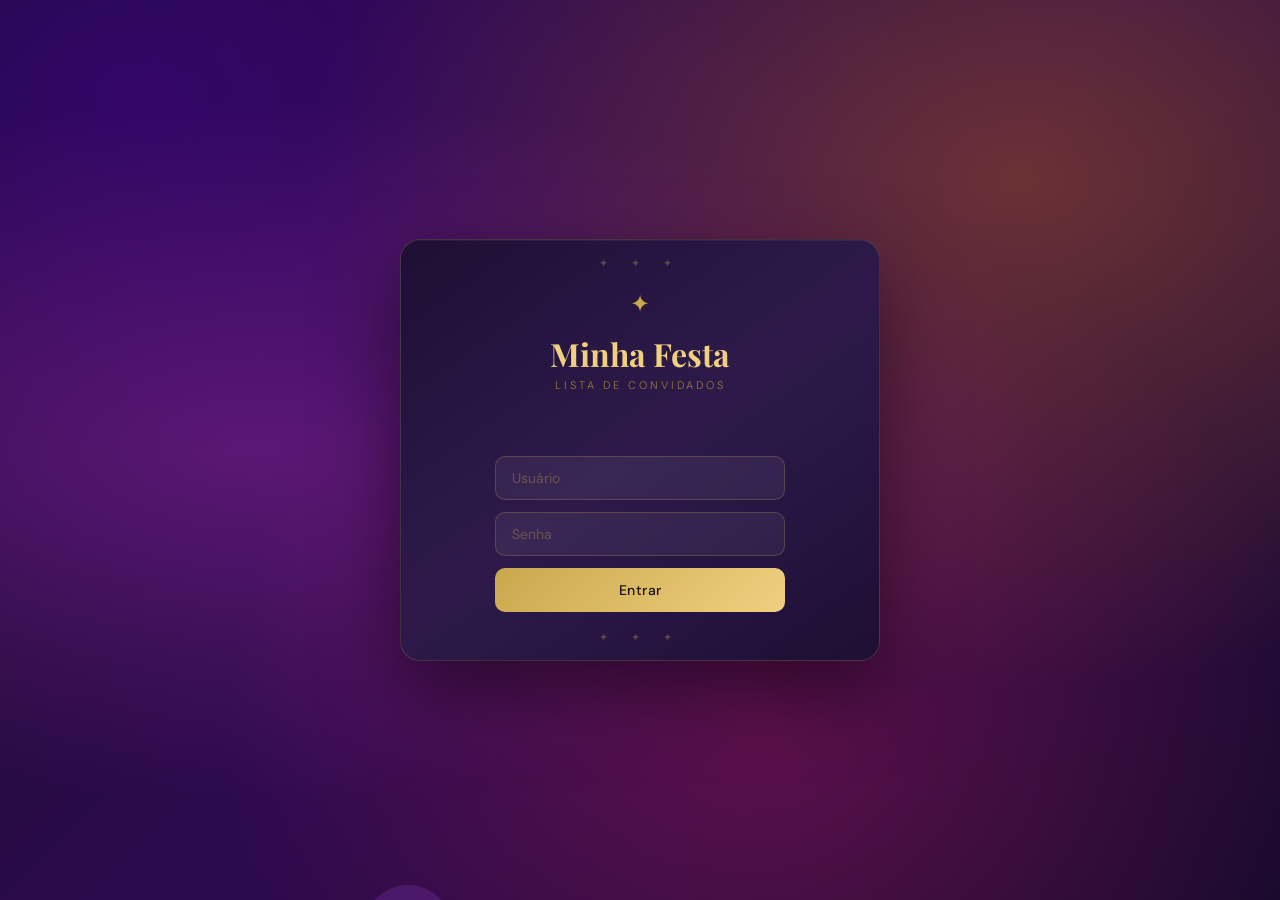
<file: templates/index.html>
<!DOCTYPE html>
<html lang="pt-BR">
<head>
  <meta charset="UTF-8">
  <meta name="viewport" content="width=device-width, initial-scale=1.0">
  <title>Lista de Convidados</title>
  <link rel="stylesheet" href="/static/style_login.css">
</head>
<body>

  <!-- Fundo de festa (balões + confetes via JS) -->
  <div class="bg-festa">
    <div class="balloon"></div>
    <div class="balloon"></div>
    <div class="balloon"></div>
    <div class="balloon"></div>
    <div class="balloon"></div>
    <div class="balloon"></div>
    <div class="balloon"></div>
    <div class="balloon"></div>
    <div class="balloon"></div>
    <div class="balloon"></div>
  </div>

  <div class="container">

    <!-- ── TELA DE LOGIN ── -->
    <div class="screen active" id="loginScreen">
      <div class="login-wrap">
        <span class="ornament">✦</span>
        <div class="login-title">Minha Festa</div>
        <div class="login-subtitle">Lista de Convidados</div>
        <div class="login-form">
          <div class="login-err" id="loginErr"></div>
          <input type="text"     id="loginUser" placeholder="Usuário"  autocomplete="off">
          <input type="password" id="loginPass" placeholder="Senha"    autocomplete="off">
          <button class="btn-login" onclick="doLogin()">Entrar</button>
        </div>
      </div>
    </div>

    <!-- ── TELA PRINCIPAL ── -->
    <div class="screen" id="mainScreen">
      <div class="main-wrap">

        <div class="header">
          <div>
            <h1>Convidados</h1>
            <p>Meu Aniversário</p>
          </div>
          <button class="btn-logout" onclick="doLogout()">Sair</button>
        </div>

        <div class="body-section">
          <div class="add-row">
            <input type="text" id="newName" placeholder="Nome do convidado...">
            <button class="btn-add" onclick="addGuest()">+ Adicionar</button>
          </div>

          <input type="text" class="search-input" id="search"
                 placeholder="Buscar convidado..." oninput="render()">

          <div class="count"     id="count"></div>
          <div class="list"      id="guestList"></div>
        </div>

      </div>
    </div>

  </div>

  <script src="/static/script_login.js"></script>
</body>
</html>
</file>
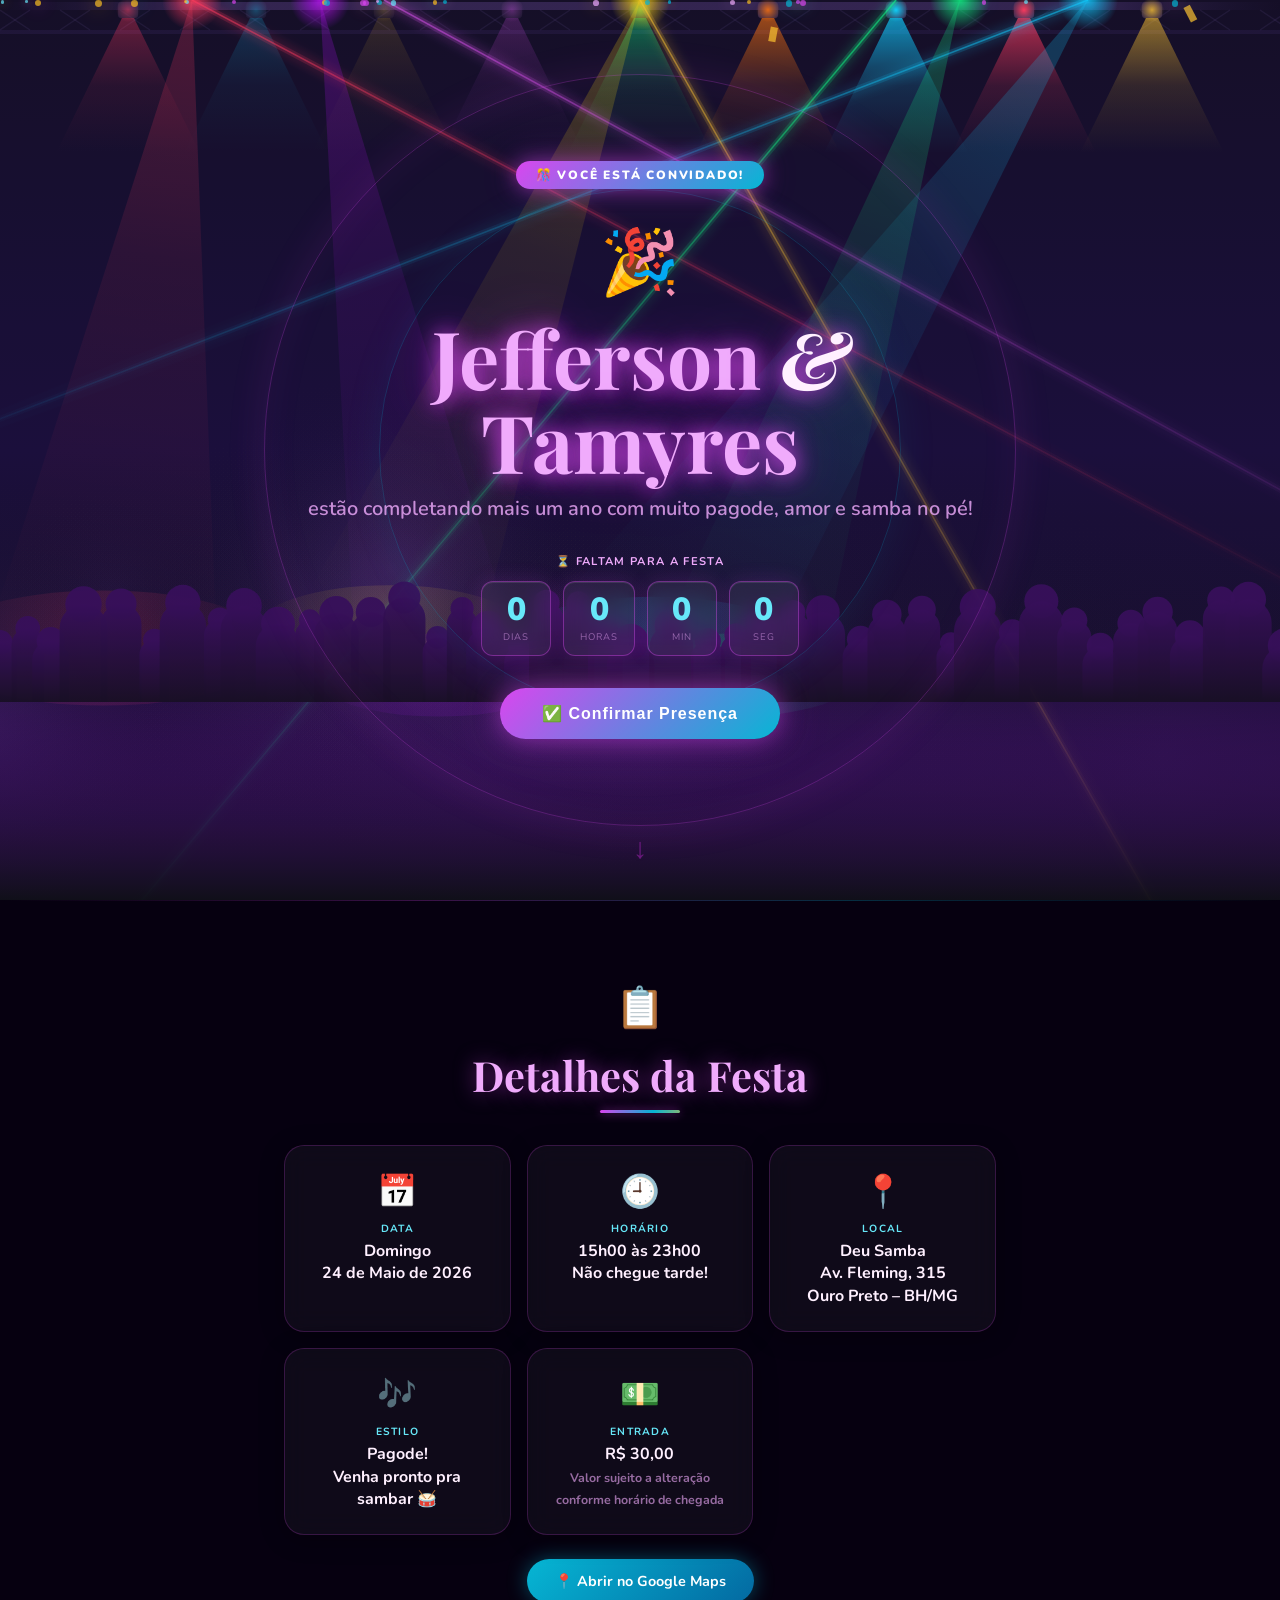
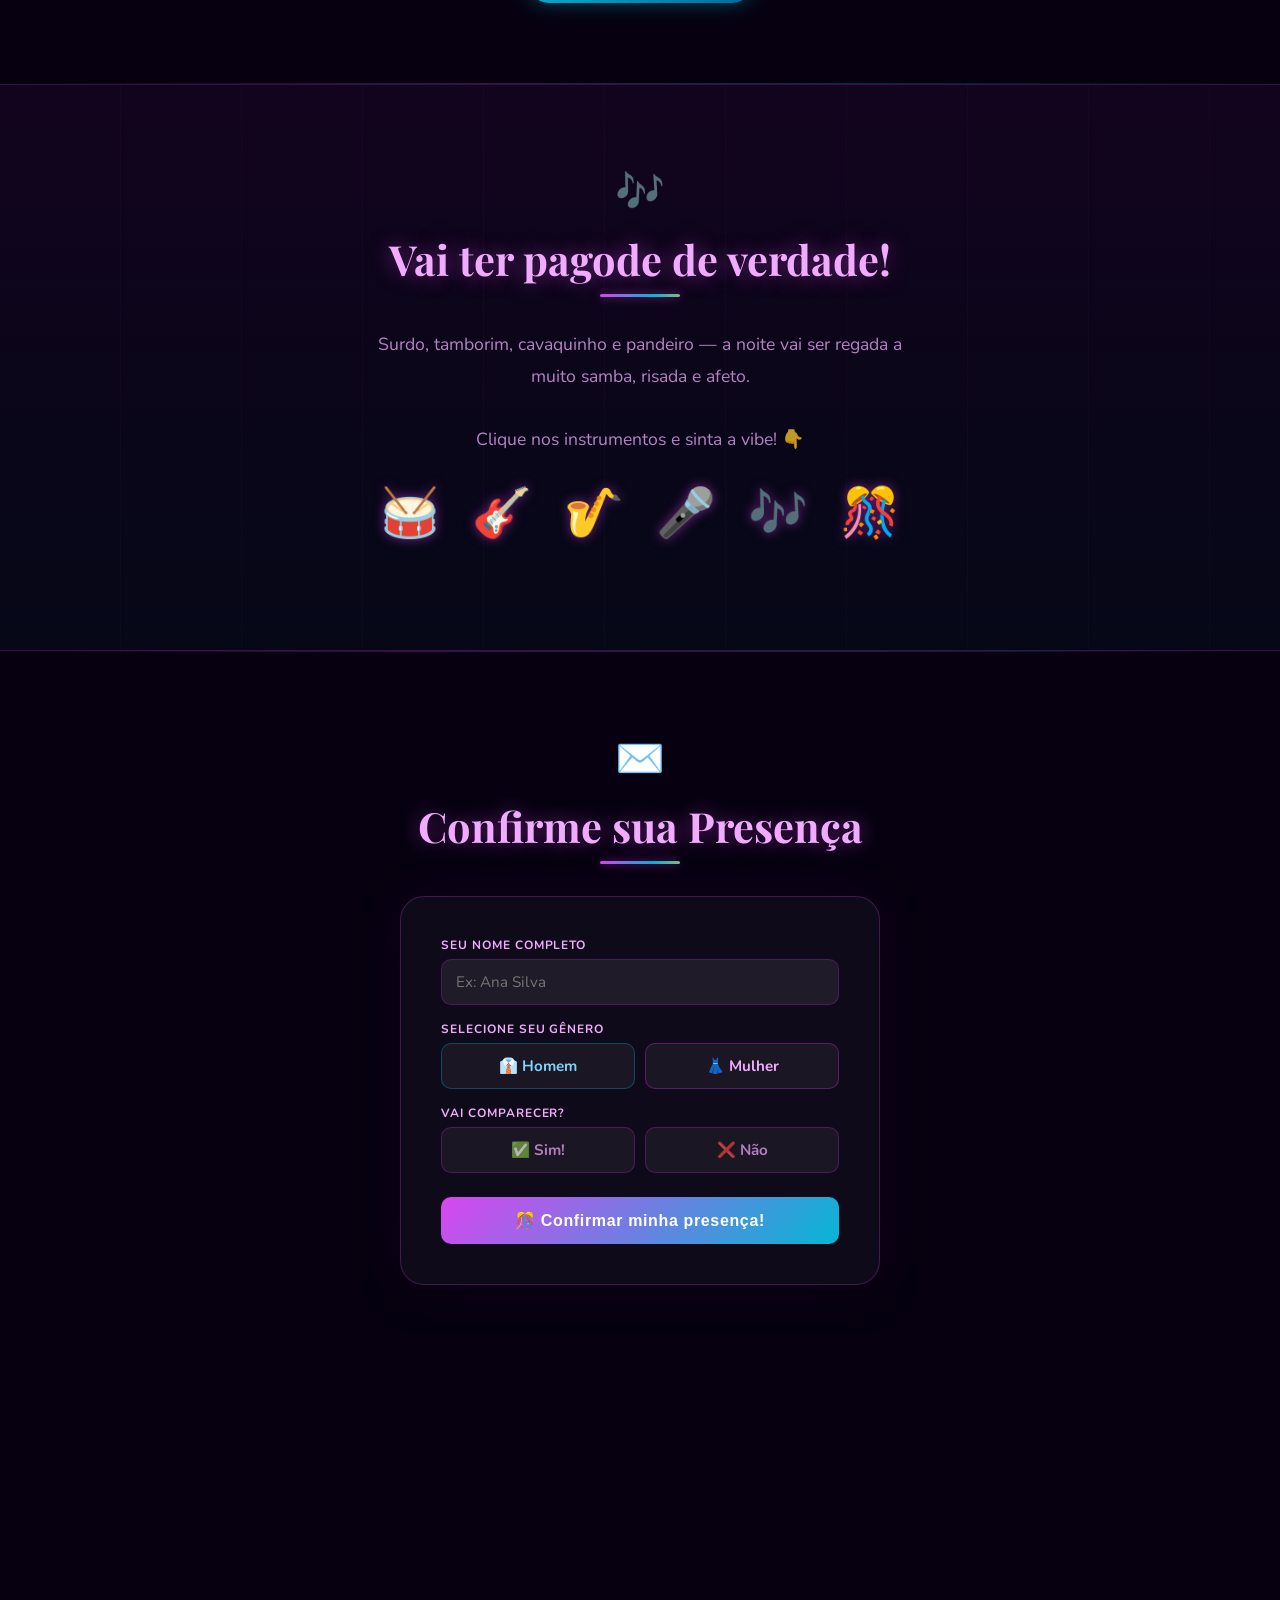
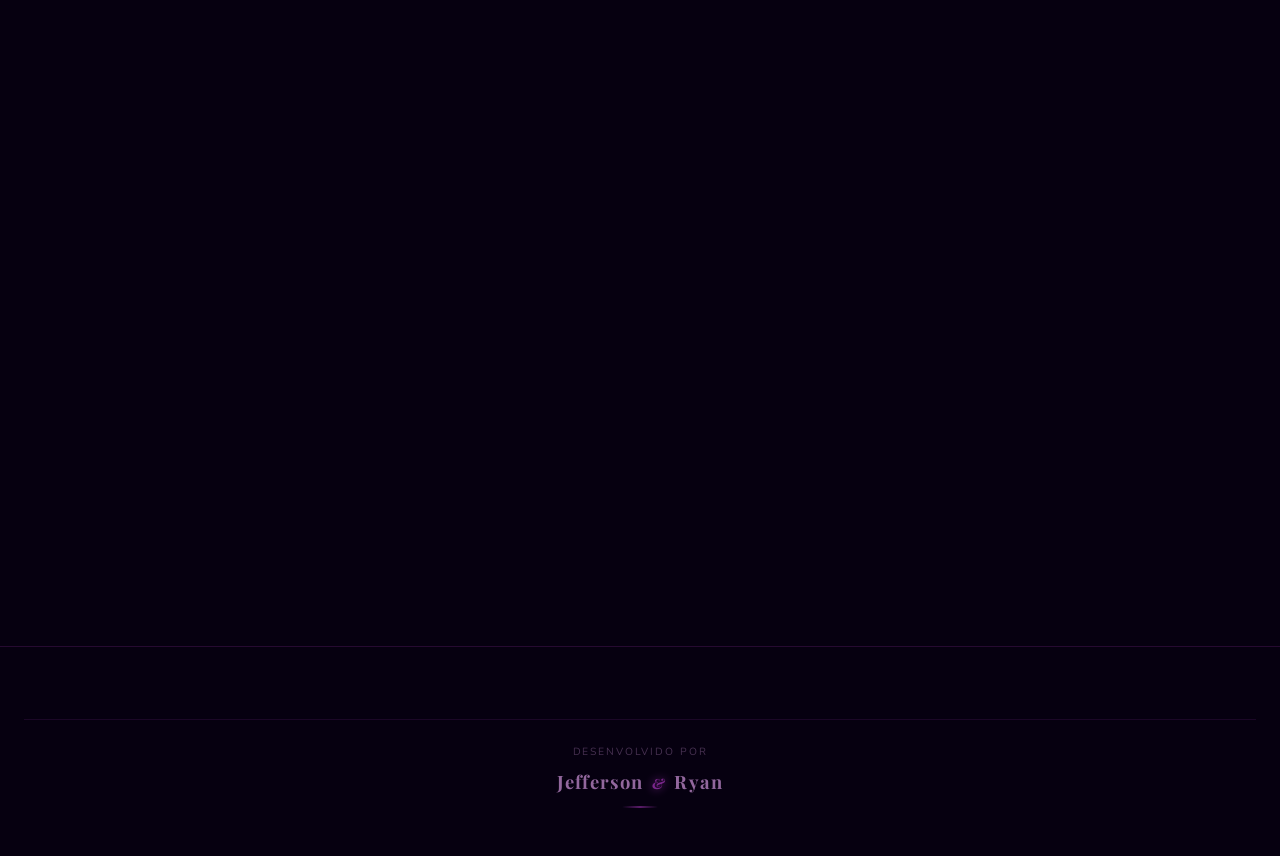
<file: templates/convite.html>
<!DOCTYPE html>
<html lang="pt-BR">
<head>
<meta charset="UTF-8">
<meta name="viewport" content="width=device-width, initial-scale=1.0">
<title>🎉 Aniversário Jefferson & Tamyres</title>
<link href="https://fonts.googleapis.com/css2?family=Playfair+Display:ital,wght@0,700;1,400&family=Nunito:wght@400;600;700;900&display=swap" rel="stylesheet">
<link rel="stylesheet" href="/static/style.css">
</head>
<body>

<canvas id="confetti-canvas"></canvas>

<!-- SHOW STAGE CANVAS -->
<canvas id="show-canvas"></canvas>
<!-- FLOATING PARTICLES (injected by JS) -->
<div id="particles"></div>


<!-- HERO -->
<div class="hero">
  <div class="hero-bg"></div>

  <!-- floating notes -->
  <span class="note">🎵</span>
  <span class="note">🥁</span>
  <span class="note">🎶</span>
  <span class="note">🎸</span>
  <span class="note">🎵</span>
  <span class="note">🎶</span>
  <span class="note">🎷</span>

  <div class="hero-content">
    <span class="tag">🎊 Você está convidado!</span>
    <span class="hero-emoji">🎉</span>
    <h1>Jefferson <em>&</em> Tamyres</h1>
    <p class="subtitle">estão completando mais um ano com muito pagode, amor e samba no pé!</p>

    <div class="countdown-wrap reveal">
      <p class="countdown-label">⏳ Faltam para a festa</p>
      <div class="countdown">
        <div class="count-box"><span class="count-num" id="c-dias">--</span><span class="count-unit">dias</span></div>
        <div class="count-box"><span class="count-num" id="c-horas">--</span><span class="count-unit">horas</span></div>
        <div class="count-box"><span class="count-num" id="c-min">--</span><span class="count-unit">min</span></div>
        <div class="count-box"><span class="count-num" id="c-seg">--</span><span class="count-unit">seg</span></div>
      </div>
    </div>

    <button class="hero-cta" onclick="document.getElementById('rsvp').scrollIntoView({behavior:'smooth'})">
      ✅ Confirmar Presença
    </button>
  </div>

  <div class="scroll-arrow">↓</div>
</div>

<!-- INFO -->
<div class="section-divider reveal"></div>
<section id="info" class="reveal" style="text-align:center;">
  <span class="section-icon reveal">📋</span>
  <h2 class="section-title">Detalhes da Festa</h2>
  <div class="section-line"></div>

  <div class="info-grid stagger">
    <div class="info-card">
      <span class="info-card-icon">📅</span>
      <p class="info-card-label">Data</p>
      <p class="info-card-value">Domingo<br>24 de Maio de 2026</p>
    </div>
    <div class="info-card">
      <span class="info-card-icon">🕘</span>
      <p class="info-card-label">Horário</p>
      <p class="info-card-value">15h00 às 23h00<br>Não chegue tarde!</p>
    </div>
    <div class="info-card">
      <span class="info-card-icon">📍</span>
      <p class="info-card-label">Local</p>
      <p class="info-card-value">Deu Samba<br>Av. Fleming, 315<br>Ouro Preto – BH/MG</p>
    </div>
    <div class="info-card">
      <span class="info-card-icon">🎶</span>
      <p class="info-card-label">Estilo</p>
      <p class="info-card-value">Pagode!<br>Venha pronto pra sambar 🥁</p>
    </div>
    <div class="info-card">
      <span class="info-card-icon">💵</span>
      <p class="info-card-label">Entrada</p>
      <p class="info-card-value">R$ 30,00<br><span style="font-size:0.78rem;color:rgba(240,171,252,0.6);">Valor sujeito a alteração conforme horário de chegada</span></p>
    </div>
  </div>

  <a href="https://maps.google.com/?q=Avenida+Fleming+315+Ouro+Preto+Belo+Horizonte+MG" target="_blank" class="map-btn">
    📍 Abrir no Google Maps
  </a>
</section>

<div class="section-divider reveal"></div>
<!-- VIBE -->
<div class="vibe-section reveal">
  <span class="section-icon" style="display:block;text-align:center;">🎶</span>
  <h2 class="section-title" style="text-align:center;">Vai ter pagode de verdade!</h2>
  <div class="section-line"></div>

  <p class="vibe-text reveal">
    Surdo, tamborim, cavaquinho e pandeiro — a noite vai ser regada a muito samba, risada e afeto.<br><br>
    Clique nos instrumentos e sinta a vibe! 👇
  </p>

  <div class="instruments reveal">
    <span class="inst" title="Pandeiro" onclick="triggerShake(this); playSound('pandeiro')">🥁</span>
    <span class="inst" title="Violão" onclick="triggerShake(this); playSound('violao')">🎸</span>
    <span class="inst" title="Saxofone" onclick="triggerShake(this); playSound('saxofone')">🎷</span>
    <span class="inst" title="Microfone" onclick="triggerShake(this); playSound('microfone')">🎤</span>
    <span class="inst" title="Notas" onclick="triggerShake(this); playSound('notas')">🎶</span>
    <span class="inst" title="Festa" onclick="triggerShake(this); launchConfetti(); playSound('festa')">🎊</span>
  </div>
</div>

<div class="section-divider reveal"></div>

<!-- RSVP -->
<section id="rsvp" class="reveal rsvp-section">
  <span class="section-icon reveal">✉️</span>
  <h2 class="section-title">Confirme sua Presença</h2>
  <div class="section-line"></div>

  <div class="rsvp-form reveal" id="rsvp-form-wrap">

    <!-- Nome -->
    <div class="form-group">
      <label>Seu nome completo</label>
      <input type="text" id="guest-name" placeholder="Ex: Ana Silva" />
    </div>

    <!-- Sexo -->
    <div class="form-group">
      <label>Selecione seu gênero</label>

      <div style="display:flex;gap:10px;margin-top:6px;">
        <button type="button" id="btn-homem"
          onclick="selectGenero('homem')"
          style="flex:1;padding:12px;border-radius:10px;
          font-family:Nunito,sans-serif;font-weight:700;
          font-size:0.95rem;cursor:pointer;
          border:1px solid rgba(8,145,178,0.4);
          background:rgba(255,255,255,0.05);
          color:#7DD3FC;transition:all 0.2s;">
          👔 Homem
        </button>

        <button type="button" id="btn-mulher"
          onclick="selectGenero('mulher')"
          style="flex:1;padding:12px;border-radius:10px;
          font-family:Nunito,sans-serif;font-weight:700;
          font-size:0.95rem;cursor:pointer;
          border:1px solid rgba(192,38,211,0.4);
          background:rgba(255,255,255,0.05);
          color:#F0ABFC;transition:all 0.2s;">
          👗 Mulher
        </button>
      </div>
    </div>

    <!-- Presença -->
    <div class="form-group">
      <label>Vai comparecer?</label>

      <div style="display:flex;gap:10px;margin-top:6px;">
        <button type="button" id="btn-sim"
          onclick="selectPresenca('sim')"
          style="flex:1;padding:12px;border-radius:10px;
          font-family:Nunito,sans-serif;font-weight:700;
          font-size:0.95rem;cursor:pointer;
          border:1px solid rgba(192,38,211,0.3);
          background:rgba(255,255,255,0.05);
          color:rgba(240,171,252,0.7);
          transition:all 0.2s;">
          ✅ Sim!
        </button>

        <button type="button" id="btn-nao"
          onclick="selectPresenca('nao')"
          style="flex:1;padding:12px;border-radius:10px;
          font-family:Nunito,sans-serif;font-weight:700;
          font-size:0.95rem;cursor:pointer;
          border:1px solid rgba(192,38,211,0.3);
          background:rgba(255,255,255,0.05);
          color:rgba(240,171,252,0.7);
          transition:all 0.2s;">
          ❌ Não
        </button>
      </div>
    </div>

    <!-- Botão -->
    <button id="presenca" class="rsvp-btn" onclick="submitRSVP()">
      🎊 Confirmar minha presença!
    </button>

  </div>

  <!-- Sucesso -->
  <div class="rsvp-success" id="rsvp-success">
    <span class="big-emoji" id="success-emoji">🎉</span>

    <h3 id="success-title">Arrasou!</h3>

    <p id="success-msg">
      Te esperamos na pista!
    </p>

    <!-- Botão dinâmico -->
    <div id="lista-container"></div>

  </div>
</section>



  <div class="guest-list" id="guest-list" style="display:none;">
    <p class="guest-list-title">🎟️ Confirmados até agora</p>
    <div id="guest-items"></div>
  </div>
</section>

<div class="section-divider reveal"></div>
<!-- PRESENTES -->
<section id="presentes" class="reveal gifts-section">
  <span class="section-icon reveal">🎁</span>
  <h2 class="section-title">Sugestão de Presentes</h2>
  <div class="section-line"></div>

  <div class="gift-tabs reveal">
    <button class="gift-tab active" onclick="showGift('tamyres', this)">🌸 Tamyres</button>
    <button class="gift-tab" onclick="showGift('jefferson', this)">👔 Jefferson</button>
  </div>

  <!-- Tamyres -->
  <div class="gift-panel active" id="gift-tamyres">
    <div class="gift-card reveal">
      <div class="gift-person">
        <div class="gift-avatar tam" style="padding:0;overflow:hidden;"><img src="[data-uri]" style="width:100%;height:100%;object-fit:cover;border-radius:50%;" alt="Tamyres"/></div>
        <div>
          <p class="gift-name">Tamyres</p>
          <p class="gift-name-sub">Sugestões escolhidas por ela</p>
        </div>
      </div>
      <div style="display:flex;gap:8px;margin-bottom:1rem;">
        <button id="st-roupas" onclick="showSubTab('roupas')" style="flex:1;padding:8px;border-radius:8px;font-family:Nunito,sans-serif;font-size:0.8rem;font-weight:700;cursor:pointer;border:1px solid rgba(192,38,211,0.3);background:linear-gradient(135deg,#C026D3,#0891B2);color:#fff;">👗 Roupas</button>
        <button id="st-acessorios" onclick="showSubTab('acessorios')" style="flex:1;padding:8px;border-radius:8px;font-family:Nunito,sans-serif;font-size:0.8rem;font-weight:700;cursor:pointer;border:1px solid rgba(192,38,211,0.3);background:rgba(255,255,255,0.05);color:rgba(240,171,252,0.7);">💍 Acessórios</button>
      </div>
      <div id="sub-roupas">
        <div class="gift-item">
          <span class="gift-item-icon">👚</span>
          <div class="gift-item-info">
            <p class="gift-item-name">Parte de cima</p>
            <p class="gift-item-detail">Blusa, cropped, camiseta, body — qualquer peça fica lindo!</p>
          </div>
          <span class="gift-badge">Tam. P</span>
        </div>
        <div class="gift-item">
          <span class="gift-item-icon">👖</span>
          <div class="gift-item-info">
            <p class="gift-item-name">Parte de baixo</p>
            <p class="gift-item-detail">Calça, short, saia — ela ama tudo!</p>
          </div>
          <span class="gift-badge">Tam. 34</span>
        </div>

        <div class="gift-item">
          <span class="gift-item-icon">👡</span>
          <div class="gift-item-info">
            <p class="gift-item-name">Sapato / sandália</p>
            <p class="gift-item-detail">Salto, rasteirinha, sandália — qualquer estilo cai bem!</p>
          </div>
          <span class="gift-badge">Nº 34</span>
        </div>
        <div class="gift-note">Parte de cima: P · Parte de baixo: 34 · Sapato: 34</div>
      </div>
      <div id="sub-acessorios" style="display:none;">
        <div class="gift-item">
          <span class="gift-item-icon">💍</span>
          <div class="gift-item-info">
            <p class="gift-item-name">Joias e bijuterias</p>
            <p class="gift-item-detail">Anéis, brincos, colares — ela ama se produzir!!</p>
          </div>
        </div>
        <div class="gift-item">
          <span class="gift-item-icon">👜</span>
          <div class="gift-item-info">
            <p class="gift-item-name">Bolsa / carteira</p>
            <p class="gift-item-detail">Pequena, grande, clutch — qualquer modelo é bem-vindo!!</p>
          </div>
        </div>
        <div class="gift-item">
          <span class="gift-item-icon">🕶️</span>
          <div class="gift-item-info">
            <p class="gift-item-name">Óculos de sol</p>
            <p class="gift-item-detail">Gatinho, redondo, oversized — combina com tudo!!</p>
          </div>
        </div>
        <div class="gift-item">
          <span class="gift-item-icon">🧴</span>
          <div class="gift-item-info">
            <p class="gift-item-name">Perfume / skincare</p>
            <p class="gift-item-detail">Sempre uma ótima pedida!!</p>
          </div>
        </div>
        <div class="gift-note">Qualquer acessório feminino é bem-vindo — ela vai amar!!</div>
      </div>
    </div>
  </div>

  <!-- Jefferson -->
  <div class="gift-panel" id="gift-jefferson">
    <div class="gift-card reveal">
      <div class="gift-person">
        <div class="gift-avatar jeff" style="padding:0;overflow:hidden;"><img src="[data-uri]" style="width:100%;height:100%;object-fit:cover;border-radius:50%;" alt="Jefferson"/></div>
        <div>
          <p class="gift-name">Jefferson</p>
          <p class="gift-name-sub">Sugestões escolhidas por ele</p>
        </div>
      </div>

      <div style="display:flex;gap:8px;margin-bottom:1rem;">
        <button id="jt-roupas" onclick="showJeffTab('roupas')" style="flex:1;padding:8px;border-radius:8px;font-family:Nunito,sans-serif;font-size:0.8rem;font-weight:700;cursor:pointer;border:1px solid rgba(8,145,178,0.3);background:linear-gradient(135deg,#0891B2,#C026D3);color:#fff;">&#128;&#148; Roupas</button>
        <button id="jt-acessorios" onclick="showJeffTab('acessorios')" style="flex:1;padding:8px;border-radius:8px;font-family:Nunito,sans-serif;font-size:0.8rem;font-weight:700;cursor:pointer;border:1px solid rgba(8,145,178,0.3);background:rgba(255,255,255,0.05);color:rgba(240,171,252,0.7);">&#8987; Acess&oacute;rios</button>
      </div>

      <div id="jsub-roupas">
        <div class="gift-item">
          <span class="gift-item-icon">&#128;&#149;</span>
          <div class="gift-item-info">
            <p class="gift-item-name">Camisa masculina</p>
            <p class="gift-item-detail">Camisa social, polo ou camiseta &mdash; ele aceita tudo!</p>
          </div>
          <span class="gift-badge">Tam. GG</span>
        </div>
        <div class="gift-note">&#128;&#161; Jefferson curte um visual despojado. Qualquer camisa no tamanho GG cai muito bem!</div>
      </div>

      <div id="jsub-acessorios" style="display:none;">
        <div class="gift-item">
          <span class="gift-item-icon">&#8987;</span>
          <div class="gift-item-info">
            <p class="gift-item-name">Rel&oacute;gio</p>
            <p class="gift-item-detail">Casual, esportivo ou social &mdash; ele ama um bom rel&oacute;gio!</p>
          </div>
        </div>
<div class="gift-item">
          <span class="gift-item-icon">&#128;&#182;&#65039;</span>
          <div class="gift-item-info">
            <p class="gift-item-name">&Oacute;culos de sol</p>
            <p class="gift-item-detail">Moderno, cl&aacute;ssico ou oversized &mdash; estilo garantido!</p>
          </div>
        </div>
        <div class="gift-item">
          <span class="gift-item-icon">&#129;&#148;</span>
          <div class="gift-item-info">
            <p class="gift-item-name">Perfume / cuidados</p>
            <p class="gift-item-detail">Col&ocirc;nia, desodorante ou kit de grooming &mdash; &oacute;tima pedida!</p>
          </div>
        </div>
        <div class="gift-note">&#128;&#161; Qualquer acess&oacute;rio masculino &eacute; bem-vindo &mdash; ele vai adorar!</div>
      </div>
    </div>
  </div>
</section>

<!-- FOOTER -->
<footer>
  <div style="margin-top:1.5rem;padding-top:1.5rem;border-top:1px solid rgba(217,70,239,0.1);">
    <p style="font-size:0.65rem;letter-spacing:0.18em;text-transform:uppercase;color:rgba(240,171,252,0.28);margin-bottom:0.6rem;">Desenvolvido por</p>
    <p style="font-family:'Playfair Display',serif;font-size:1.15rem;font-weight:700;color:rgba(240,171,252,0.6);letter-spacing:0.06em;">
      Jefferson <span style="color:rgba(217,70,239,0.5);font-style:italic;font-size:0.9rem;margin:0 4px;">&amp;</span> Ryan
    </p>
    <div style="width:36px;height:1.5px;background:linear-gradient(90deg,transparent,rgba(217,70,239,0.4),transparent);margin:0.8rem auto 0;border-radius:999px;"></div>
  </div>
</footer>

<script src="/static/script.js"></script>
</body>
</html>
</file>
<file: static/style_login.css>
@import url('https://fonts.googleapis.com/css2?family=Playfair+Display:wght@400;700&family=DM+Sans:wght@300;400;500&display=swap');

*, *::before, *::after { box-sizing: border-box; margin: 0; padding: 0; }

body {
  font-family: 'DM Sans', sans-serif;
  min-height: 100vh;
  display: flex;
  align-items: center;
  justify-content: center;
  padding: 1.5rem;
  background-color: #1a0a2e;
  overflow-x: hidden;
  position: relative;
}

/* ── Fundo de festa ── */
.bg-festa {
  position: fixed;
  inset: 0;
  z-index: 0;
  pointer-events: none;
  overflow: hidden;
}

.bg-festa::before {
  content: '';
  position: absolute;
  inset: 0;
  background:
    radial-gradient(ellipse at 20% 50%, rgba(180, 50, 180, 0.35) 0%, transparent 55%),
    radial-gradient(ellipse at 80% 20%, rgba(255, 140, 0, 0.3) 0%, transparent 50%),
    radial-gradient(ellipse at 60% 80%, rgba(220, 30, 100, 0.3) 0%, transparent 50%),
    radial-gradient(ellipse at 10% 10%, rgba(80, 0, 180, 0.4) 0%, transparent 50%),
    linear-gradient(135deg, #1a0a2e 0%, #2d0a4e 50%, #1a0a2e 100%);
}

.balloon {
  position: absolute;
  border-radius: 50%;
  opacity: 0.18;
  animation: float linear infinite;
}
.balloon:nth-child(1)  { width:80px;  height:90px;  left:5%;   background:#ff4fa3; animation-duration:18s; animation-delay:0s;   bottom:-100px; }
.balloon:nth-child(2)  { width:60px;  height:70px;  left:15%;  background:#ffcc00; animation-duration:22s; animation-delay:3s;   bottom:-100px; }
.balloon:nth-child(3)  { width:100px; height:115px; left:28%;  background:#a855f7; animation-duration:16s; animation-delay:1s;   bottom:-100px; }
.balloon:nth-child(4)  { width:50px;  height:60px;  left:42%;  background:#ff6b35; animation-duration:20s; animation-delay:5s;   bottom:-100px; }
.balloon:nth-child(5)  { width:90px;  height:100px; left:58%;  background:#3b82f6; animation-duration:14s; animation-delay:2s;   bottom:-100px; }
.balloon:nth-child(6)  { width:65px;  height:75px;  left:70%;  background:#ec4899; animation-duration:24s; animation-delay:7s;   bottom:-100px; }
.balloon:nth-child(7)  { width:75px;  height:85px;  left:82%;  background:#f59e0b; animation-duration:19s; animation-delay:4s;   bottom:-100px; }
.balloon:nth-child(8)  { width:55px;  height:65px;  left:90%;  background:#10b981; animation-duration:17s; animation-delay:9s;   bottom:-100px; }
.balloon:nth-child(9)  { width:85px;  height:95px;  left:50%;  background:#8b5cf6; animation-duration:21s; animation-delay:6s;   bottom:-100px; }
.balloon:nth-child(10) { width:70px;  height:80px;  left:35%;  background:#f43f5e; animation-duration:23s; animation-delay:11s;  bottom:-100px; }

@keyframes float {
  0%   { transform: translateY(0) translateX(0) rotate(0deg);   opacity: 0; }
  5%   { opacity: 0.18; }
  50%  { transform: translateY(-55vh) translateX(20px) rotate(8deg); }
  95%  { opacity: 0.18; }
  100% { transform: translateY(-110vh) translateX(-10px) rotate(-5deg); opacity: 0; }
}

.confetti-piece {
  position: absolute;
  width: 8px; height: 8px;
  opacity: 0;
  animation: confettiFall linear infinite;
  border-radius: 2px;
}
@keyframes confettiFall {
  0%   { transform: translateY(-20px) rotate(0deg);   opacity: 0; }
  10%  { opacity: 0.7; }
  90%  { opacity: 0.5; }
  100% { transform: translateY(105vh) rotate(720deg); opacity: 0; }
}

/* ── Container ── */
.container {
  width: 100%;
  max-width: 480px;
  position: relative;
  z-index: 1;
}

.screen { display: none; animation: fadeIn .4s ease; }
.screen.active { display: block; }
@keyframes fadeIn {
  from { opacity: 0; transform: translateY(12px); }
  to   { opacity: 1; transform: translateY(0); }
}

/* ── LOGIN ── */
.login-wrap {
  background: linear-gradient(145deg, #1e0f35 0%, #2d1a4a 50%, #1e0f35 100%);
  border-radius: 20px;
  padding: 3rem 2.25rem;
  text-align: center;
  position: relative;
  overflow: hidden;
  border: 1px solid rgba(201,168,76,.2);
  box-shadow: 0 30px 80px rgba(0,0,0,.5), inset 0 1px 0 rgba(255,255,255,.05);
}
.login-wrap::before {
  content: '✦ ✦ ✦';
  position: absolute; top: 1rem; left: 50%; transform: translateX(-50%);
  color: #C9A84C; opacity: .35; font-size: 11px; letter-spacing: 10px;
}
.login-wrap::after {
  content: '✦ ✦ ✦';
  position: absolute; bottom: 1rem; left: 50%; transform: translateX(-50%);
  color: #C9A84C; opacity: .35; font-size: 11px; letter-spacing: 10px;
}
.ornament  { color: #C9A84C; font-size: 24px; margin-bottom: 1rem; display: block; }
.login-title {
  font-family: 'Playfair Display', serif;
  color: #F0D080; font-size: 32px; font-weight: 700; line-height: 1.2; margin-bottom: .3rem;
}
.login-subtitle {
  color: #9A7A3A; font-size: 11px; font-weight: 300;
  letter-spacing: 3px; text-transform: uppercase; margin-bottom: 2.25rem;
}
.login-form { max-width: 290px; margin: 0 auto; }
.login-form input {
  width: 100%;
  background: rgba(255,255,255,.06);
  border: 0.5px solid rgba(201,168,76,.25);
  border-radius: 10px;
  color: #F0D080;
  padding: 12px 16px;
  font-size: 14px;
  font-family: 'DM Sans', sans-serif;
  margin-bottom: 12px;
  outline: none;
  transition: border-color .2s, background .2s;
}
.login-form input::placeholder { color: rgba(201,168,76,.35); }
.login-form input:focus { border-color: #C9A84C; background: rgba(255,255,255,.1); }
.btn-login {
  width: 100%;
  background: linear-gradient(135deg, #C9A84C, #F0D080);
  border: none; border-radius: 10px;
  color: #1A1209; padding: 13px;
  font-size: 14px; font-weight: 500;
  font-family: 'DM Sans', sans-serif;
  cursor: pointer; transition: opacity .2s, transform .1s;
  letter-spacing: .5px;
}
.btn-login:hover  { opacity: .9; }
.btn-login:active { transform: scale(.98); }
.login-err { color: #f87171; font-size: 12px; margin-bottom: 10px; min-height: 18px; }

/* ── MAIN ── */
.main-wrap {
  background: rgba(255,255,255,.96);
  border-radius: 20px;
  box-shadow: 0 20px 60px rgba(0,0,0,.4);
  overflow: hidden;
  backdrop-filter: blur(10px);
}
.header {
  display: flex; align-items: center; justify-content: space-between;
  padding: 1.25rem 1.5rem;
  background: linear-gradient(135deg, #1e0f35, #2d1a4a);
  border-bottom: 1px solid rgba(201,168,76,.2);
}
.header h1 {
  font-family: 'Playfair Display', serif;
  color: #F0D080; font-size: 20px; font-weight: 700;
}
.header p { color: #9A7A3A; font-size: 11px; letter-spacing: 1.5px; margin-top: 3px; text-transform: uppercase; }
.btn-logout {
  background: rgba(201,168,76,.12); border: 0.5px solid rgba(201,168,76,.35);
  border-radius: 8px; padding: 7px 14px; font-size: 12px;
  color: #C9A84C; cursor: pointer; font-family: 'DM Sans', sans-serif;
  transition: background .2s;
}
.btn-logout:hover { background: rgba(201,168,76,.22); }

.body-section { padding: 1.25rem 1.5rem; }

.add-row { display: flex; gap: 8px; margin-bottom: 1rem; }
.add-row input {
  flex: 1;
  border: 1px solid #e8e0f0; border-radius: 10px;
  padding: 10px 14px; font-size: 14px;
  font-family: 'DM Sans', sans-serif;
  outline: none; transition: border-color .2s, box-shadow .2s;
  color: #1e0f35; background: #faf7ff;
}
.add-row input:focus { border-color: #a855f7; box-shadow: 0 0 0 3px rgba(168,85,247,.1); background: #fff; }
.add-row input::placeholder { color: #bbb; }
.btn-add {
  background: linear-gradient(135deg, #a855f7, #7c3aed);
  border: none; border-radius: 10px;
  color: #fff; padding: 0 18px;
  font-size: 13px; font-weight: 500;
  font-family: 'DM Sans', sans-serif;
  cursor: pointer; white-space: nowrap; height: 42px;
  transition: opacity .2s, transform .1s;
}
.btn-add:hover  { opacity: .9; }
.btn-add:active { transform: scale(.98); }

.search-input {
  width: 100%;
  border: 1px solid #e8e0f0; border-radius: 10px;
  padding: 9px 14px; font-size: 14px;
  font-family: 'DM Sans', sans-serif;
  outline: none; transition: border-color .2s, box-shadow .2s;
  color: #1e0f35; background: #faf7ff; margin-bottom: 1rem;
}
.search-input:focus { border-color: #a855f7; box-shadow: 0 0 0 3px rgba(168,85,247,.1); background: #fff; }
.search-input::placeholder { color: #bbb; }

.count { font-size: 12px; color: #999; margin-bottom: .75rem; }
.count span { font-weight: 500; color: #7c3aed; }

.list { display: flex; flex-direction: column; gap: 6px; }
.guest-row {
  display: flex; align-items: center; justify-content: space-between;
  padding: 12px 14px;
  border-radius: 10px;
  border: 1px solid #f0ebfc;
  background: #faf7ff;
  transition: background .15s, border-color .15s, transform .1s;
}
.guest-row:hover { background: #f3ecff; border-color: #d8c4f7; transform: translateX(2px); }
.guest-name { font-size: 15px; color: #1e0f35; font-weight: 400; }
.btn-del {
  background: none; border: none; cursor: pointer;
  color: #ccc; font-size: 15px; padding: 3px 7px;
  border-radius: 6px; line-height: 1;
  font-family: 'DM Sans', sans-serif;
  transition: color .15s, background .15s;
}
.btn-del:hover { color: #ef4444; background: #fee2e2; }
.empty { text-align: center; padding: 2.5rem; color: #bbb; font-size: 14px; }
</file>
<file: static/style.css>
:root {
    --primary: #D946EF;
    --primary-light: #F0ABFC;
    --secondary: #06B6D4;
    --secondary-light: #67E8F9;
    --gold: #FBBF24;
    --gold-light: #FDE68A;
    --cream: #FFF0FF;
    --dark: #060010;
    --dark2: #12003A;
    --stage-red: #FF2D55;
    --stage-blue: #00C8FF;
    --stage-gold: #FFD700;
  }

  * { margin: 0; padding: 0; box-sizing: border-box; }

  /* ---- SCROLL REVEAL (suave) ---- */
  .reveal {
    opacity: 0;
    transform: translateY(36px);
    transition: opacity 1s cubic-bezier(0.16,1,0.3,1), transform 1s cubic-bezier(0.16,1,0.3,1);
  }
  .reveal.visible { opacity: 1; transform: translateY(0); }

  .reveal-left {
    opacity: 0; transform: translateX(-40px);
    transition: opacity 1s cubic-bezier(0.16,1,0.3,1), transform 1s cubic-bezier(0.16,1,0.3,1);
  }
  .reveal-left.visible { opacity: 1; transform: translateX(0); }

  .reveal-right {
    opacity: 0; transform: translateX(40px);
    transition: opacity 1s cubic-bezier(0.16,1,0.3,1), transform 1s cubic-bezier(0.16,1,0.3,1);
  }
  .reveal-right.visible { opacity: 1; transform: translateX(0); }

  /* Stagger children */
  .stagger > * {
    opacity: 0; transform: translateY(24px);
    transition: opacity 0.8s cubic-bezier(0.16,1,0.3,1), transform 0.8s cubic-bezier(0.16,1,0.3,1);
  }
  .stagger.visible > *:nth-child(1) { opacity:1; transform:none; transition-delay:0.05s; }
  .stagger.visible > *:nth-child(2) { opacity:1; transform:none; transition-delay:0.15s; }
  .stagger.visible > *:nth-child(3) { opacity:1; transform:none; transition-delay:0.25s; }
  .stagger.visible > *:nth-child(4) { opacity:1; transform:none; transition-delay:0.35s; }
  .stagger.visible > *:nth-child(5) { opacity:1; transform:none; transition-delay:0.45s; }

  /* Section divider glow line */
  .section-divider {
    width: 100%; height: 1px;
    background: linear-gradient(90deg, transparent, rgba(217,70,239,0.25), rgba(6,182,212,0.25), transparent);
    margin: 0;
    opacity: 0;
    transition: opacity 1.2s ease;
  }
  .section-divider.visible { opacity: 1; }

  /* Smooth scroll behavior */
  html { scroll-behavior: smooth; }

  body {
    background: var(--dark);
    font-family: 'Nunito', sans-serif;
    color: var(--cream);
    overflow-x: hidden;
    cursor: default;
  }

  /* ---- SHOW CANVAS ---- */
  #show-canvas {
    position: fixed; inset: 0; z-index: 0;
    width: 100%; height: 100%;
    pointer-events: none;
  }

  /* Floating particles */
  .particle {
    position: fixed;
    border-radius: 50%;
    pointer-events: none;
    z-index: 1;
    animation: particle-float linear infinite;
  }
  @keyframes particle-float {
    0%   { transform: translateY(100vh) scale(0); opacity: 0; }
    10%  { opacity: 1; transform: translateY(90vh) scale(1); }
    90%  { opacity: 0.7; }
    100% { transform: translateY(-10vh) scale(0.5); opacity: 0; }
  }

  /* ---- CONFETTI CANVAS ---- */
  #confetti-canvas {
    position: fixed; top: 0; left: 0;
    width: 100%; height: 100%;
    pointer-events: none; z-index: 9999;
  }

  /* ---- HERO ---- */
  .hero {
    position: relative;
    min-height: 100vh;
    display: flex; flex-direction: column;
    align-items: center; justify-content: center;
    text-align: center;
    padding: 2rem;
    overflow: hidden;
    z-index: 2;
  }

  .hero-bg {
    position: absolute; inset: 0;
    background: transparent;
    z-index: 0;
  }

  /* Glowing rings */
  .hero-bg::before, .hero-bg::after {
    content: '';
    position: absolute;
    border-radius: 50%;
    border: 1.5px solid rgba(217,70,239,0.25);
    animation: pulse-ring 4s ease-in-out infinite;
    box-shadow: 0 0 40px rgba(217,70,239,0.1), inset 0 0 40px rgba(217,70,239,0.05);
  }
  .hero-bg::before {
    width: 750px; height: 750px;
    top: 50%; left: 50%;
    transform: translate(-50%, -50%);
  }
  .hero-bg::after {
    width: 520px; height: 520px;
    top: 50%; left: 50%;
    transform: translate(-50%, -50%);
    animation-delay: 2s;
    border-color: rgba(6,182,212,0.2);
    box-shadow: 0 0 40px rgba(6,182,212,0.08);
  }

  @keyframes pulse-ring {
    0%, 100% { opacity: 0.3; transform: translate(-50%, -50%) scale(1); }
    50% { opacity: 0.7; transform: translate(-50%, -50%) scale(1.05); }
  }

  /* Floating notes */
  .note {
    position: absolute;
    font-size: 2.2rem;
    opacity: 0;
    animation: float-note 7s ease-in-out infinite;
    user-select: none;
    filter: drop-shadow(0 0 8px rgba(217,70,239,0.8));
  }
  .note:nth-child(1)  { left: 6%;  top: 18%; animation-delay: 0s;   font-size:2.5rem; }
  .note:nth-child(2)  { left: 87%; top: 12%; animation-delay: 1s;   font-size:1.8rem; }
  .note:nth-child(3)  { left: 4%;  top: 65%; animation-delay: 2s;   font-size:2rem; filter: drop-shadow(0 0 8px rgba(6,182,212,0.9)); }
  .note:nth-child(4)  { left: 91%; top: 60%; animation-delay: 3s;   font-size:2.4rem; filter: drop-shadow(0 0 8px rgba(251,191,36,0.9)); }
  .note:nth-child(5)  { left: 48%; top: 6%;  animation-delay: 1.5s; font-size:1.6rem; }
  .note:nth-child(6)  { left: 18%; top: 82%; animation-delay: 2.5s; font-size:2rem; filter: drop-shadow(0 0 8px rgba(6,182,212,0.8)); }
  .note:nth-child(7)  { left: 76%; top: 82%; animation-delay: 0.5s; font-size:2.2rem; }

  @keyframes float-note {
    0%   { opacity: 0; transform: translateY(0) rotate(0deg) scale(0.8); }
    15%  { opacity: 0.9; transform: translateY(-10px) rotate(5deg) scale(1.1); }
    50%  { opacity: 0.7; transform: translateY(-35px) rotate(-5deg) scale(1); }
    85%  { opacity: 0.5; }
    100% { opacity: 0; transform: translateY(-70px) rotate(15deg) scale(0.8); }
  }

  .hero-content { position: relative; z-index: 1; max-width: 700px; }

  .tag {
    display: inline-block;
    background: linear-gradient(135deg, var(--primary) 0%, var(--secondary) 100%);
    color: #fff;
    font-size: 0.75rem;
    font-weight: 900;
    letter-spacing: 0.15em;
    text-transform: uppercase;
    padding: 6px 20px;
    border-radius: 999px;
    margin-bottom: 1.5rem;
    animation: fadeDown 0.8s ease both;
    box-shadow: 0 0 20px rgba(217,70,239,0.5), 0 0 40px rgba(217,70,239,0.2);
    position: relative;
    overflow: hidden;
    z-index: 2;
  }
  .tag::after {
    content: '';
    position: absolute;
    top: 0; left: -100%;
    width: 60%; height: 100%;
    background: linear-gradient(90deg, transparent, rgba(255,255,255,0.4), transparent);
    animation: shimmer 2.5s ease-in-out infinite;
  }
  @keyframes shimmer {
    0% { left: -100%; }
    100% { left: 200%; }
  }

  .hero-emoji {
    font-size: 4rem;
    display: block;
    margin-bottom: 0.5rem;
    animation: bounce-in 0.8s cubic-bezier(0.34,1.56,0.64,1) 0.2s both;
  }

  @keyframes bounce-in {
    0% { opacity: 0; transform: scale(0.3); }
    100% { opacity: 1; transform: scale(1); }
  }

  h1 {
    font-family: 'Playfair Display', serif;
    font-size: clamp(2.5rem, 8vw, 5rem);
    line-height: 1.05;
    color: var(--primary-light);
    text-shadow: 0 0 20px rgba(217,70,239,0.8), 0 0 60px rgba(217,70,239,0.4), 0 2px 30px rgba(217,70,239,0.5);
    animation: fadeDown 0.9s ease 0.3s both, title-glow 3s ease-in-out infinite;
    margin-bottom: 0.25rem;
  }
  @keyframes title-glow {
    0%,100% { text-shadow: 0 0 20px rgba(217,70,239,0.8), 0 0 60px rgba(217,70,239,0.3); }
    50% { text-shadow: 0 0 30px rgba(217,70,239,1), 0 0 80px rgba(217,70,239,0.6), 0 0 120px rgba(6,182,212,0.3); }
  }

  h1 em {
    font-style: italic;
    color: var(--cream);
  }

  .subtitle {
    font-size: clamp(1rem, 3vw, 1.25rem);
    color: rgba(240,171,252,0.8);
    margin: 0.75rem 0 2rem;
    font-weight: 600;
    animation: fadeDown 0.9s ease 0.5s both;
  }

  @keyframes fadeDown {
    from { opacity: 0; transform: translateY(-20px); }
    to   { opacity: 1; transform: translateY(0); }
  }

  /* Countdown */
  .countdown-wrap {
    margin: 0 auto 2rem;
    animation: fadeUp 1s ease 0.7s both;
  }

  .countdown-label {
    font-size: 0.7rem;
    font-weight: 700;
    letter-spacing: 0.12em;
    text-transform: uppercase;
    color: var(--primary-light);
    margin-bottom: 0.75rem;
  }

  .countdown {
    display: flex; gap: 12px; justify-content: center;
  }

  .count-box {
    background: rgba(255,255,255,0.06);
    border: 1px solid rgba(217,70,239,0.4);
    border-radius: 12px;
    padding: 12px 16px;
    min-width: 70px;
    text-align: center;
    box-shadow: 0 0 20px rgba(217,70,239,0.15), inset 0 1px 0 rgba(255,255,255,0.1);
    backdrop-filter: blur(10px);
    transition: box-shadow 0.3s, transform 0.3s;
  }
  .count-box:hover {
    box-shadow: 0 0 30px rgba(217,70,239,0.35);
    transform: translateY(-2px);
  }

  .count-num {
    font-size: 2rem;
    font-weight: 900;
    color: var(--secondary-light);
    line-height: 1;
    display: block;
  }

  .count-unit {
    font-size: 0.6rem;
    letter-spacing: 0.1em;
    text-transform: uppercase;
    color: rgba(240,171,252,0.5);
    margin-top: 4px;
    display: block;
  }

  .hero-cta {
    display: inline-block;
    background: linear-gradient(135deg, var(--primary) 0%, var(--secondary) 100%);
    color: #fff;
    font-weight: 900;
    font-size: 1rem;
    padding: 16px 42px;
    border-radius: 999px;
    text-decoration: none;
    letter-spacing: 0.06em;
    transition: transform 0.25s cubic-bezier(0.34,1.56,0.64,1), box-shadow 0.25s;
    box-shadow: 0 0 25px rgba(217,70,239,0.5), 0 0 60px rgba(217,70,239,0.2);
    animation: fadeUp 1s ease 0.9s both, cta-pulse 2.5s ease-in-out 2s infinite;
    cursor: pointer;
    border: none;
    position: relative; overflow: hidden;
  }
  .hero-cta::after {
    content: '';
    position: absolute;
    top: 0; left: -100%;
    width: 60%; height: 100%;
    background: linear-gradient(90deg, transparent, rgba(255,255,255,0.3), transparent);
    animation: shimmer 2s ease-in-out infinite;
  }
  .hero-cta:hover {
    transform: translateY(-4px) scale(1.05);
    box-shadow: 0 0 40px rgba(217,70,239,0.8), 0 0 80px rgba(217,70,239,0.3);
  }
  @keyframes cta-pulse {
    0%,100% { box-shadow: 0 0 25px rgba(217,70,239,0.5), 0 0 60px rgba(217,70,239,0.2); }
    50% { box-shadow: 0 0 40px rgba(217,70,239,0.8), 0 0 80px rgba(217,70,239,0.35), 0 0 120px rgba(6,182,212,0.15); }
  }

  @keyframes fadeUp {
    from { opacity: 0; transform: translateY(20px); }
    to   { opacity: 1; transform: translateY(0); }
  }

  /* Scroll arrow */
  .scroll-arrow {
    position: absolute; bottom: 2rem; left: 50%;
    transform: translateX(-50%);
    color: rgba(192,38,211,0.45);
    font-size: 1.8rem;
    animation: bob 2s ease-in-out infinite;
  }
  @keyframes bob {
    0%, 100% { transform: translateX(-50%) translateY(0); }
    50% { transform: translateX(-50%) translateY(8px); }
  }

  /* ---- SECTIONS ---- */
  section {
    padding: 5rem 1.5rem;
    max-width: 760px;
    margin: 0 auto;
    position: relative;
    z-index: 2;
  }

  .section-icon { font-size: 2.5rem; margin-bottom: 0.75rem; display: block; }

  .section-title {
    font-family: 'Playfair Display', serif;
    font-size: clamp(1.8rem, 5vw, 2.6rem);
    color: var(--primary-light);
    margin-bottom: 0.5rem;
    text-align: center;
    text-shadow: 0 0 20px rgba(217,70,239,0.5);
  }

  .section-line {
    width: 80px; height: 3px;
    background: linear-gradient(90deg, var(--primary), var(--secondary), var(--gold), var(--primary));
    background-size: 200% 100%;
    border-radius: 999px;
    margin: 0 auto 2rem;
    animation: line-slide 3s linear infinite;
    box-shadow: 0 0 10px rgba(217,70,239,0.6);
  }
  @keyframes line-slide {
    0% { background-position: 0% 50%; }
    100% { background-position: 200% 50%; }
  }

  /* ---- INFO CARDS ---- */
  .info-grid {
    display: grid;
    grid-template-columns: repeat(auto-fit, minmax(200px, 1fr));
    gap: 16px;
  }

  .info-card {
    background: rgba(255,255,255,0.04);
    border: 1px solid rgba(217,70,239,0.2);
    border-radius: 20px;
    padding: 1.5rem;
    text-align: center;
    transition: border-color 0.4s, transform 0.4s, box-shadow 0.4s;
    backdrop-filter: blur(12px);
    box-shadow: 0 4px 24px rgba(0,0,0,0.3);
    position: relative; overflow: hidden;
  }
  .info-card::before {
    content: '';
    position: absolute;
    top: 0; left: -100%;
    width: 50%; height: 100%;
    background: linear-gradient(90deg, transparent, rgba(217,70,239,0.07), transparent);
    transition: left 0.6s ease;
  }
  .info-card:hover::before { left: 200%; }
  .info-card:hover {
    border-color: rgba(217,70,239,0.6);
    transform: translateY(-6px) scale(1.02);
    box-shadow: 0 8px 40px rgba(217,70,239,0.25), 0 0 0 1px rgba(217,70,239,0.15);
  }

  .info-card-icon { font-size: 2rem; margin-bottom: 0.5rem; display: block; }
  .info-card-label {
    font-size: 0.65rem;
    letter-spacing: 0.12em;
    text-transform: uppercase;
    color: var(--secondary-light);
    font-weight: 700;
    margin-bottom: 4px;
  }
  .info-card-value {
    font-size: 1rem;
    font-weight: 700;
    color: var(--cream);
    line-height: 1.4;
  }

  /* ---- MAP LINK ---- */
  .map-btn {
    display: inline-flex;
    align-items: center;
    gap: 8px;
    background: linear-gradient(135deg, var(--secondary), #0369A1);
    color: #fff;
    font-weight: 700;
    font-size: 0.9rem;
    padding: 12px 28px;
    border-radius: 999px;
    text-decoration: none;
    margin-top: 1.5rem;
    transition: transform 0.25s cubic-bezier(0.34,1.56,0.64,1), box-shadow 0.25s;
    box-shadow: 0 0 20px rgba(6,182,212,0.4);
  }
  .map-btn:hover {
    transform: translateY(-3px) scale(1.04);
    box-shadow: 0 0 35px rgba(6,182,212,0.7);
  }

  /* ---- PAGODE VIBE ---- */
  .vibe-section {
    text-align: center;
    border-top: 1px solid rgba(217,70,239,0.2);
    border-bottom: 1px solid rgba(217,70,239,0.2);
    padding: 5rem 1.5rem;
    background: linear-gradient(180deg, rgba(217,70,239,0.06) 0%, rgba(6,182,212,0.04) 100%);
    position: relative;
    overflow: hidden;
  }
  .vibe-section::before {
    content: '';
    position: absolute;
    inset: 0;
    background: repeating-linear-gradient(
      90deg,
      transparent,
      transparent 120px,
      rgba(217,70,239,0.03) 120px,
      rgba(217,70,239,0.03) 121px
    );
    pointer-events: none;
  }

  .instruments {
    display: flex;
    justify-content: center;
    gap: 2rem;
    flex-wrap: wrap;
    margin: 1.5rem 0;
  }

  .inst {
    font-size: 3rem;
    cursor: pointer;
    transition: transform 0.2s cubic-bezier(0.34,1.56,0.64,1), filter 0.2s;
    user-select: none;
    filter: drop-shadow(0 0 6px rgba(217,70,239,0.5));
    display: inline-block;
  }
  .inst:hover {
    transform: scale(1.4) rotate(-8deg);
    filter: drop-shadow(0 0 16px rgba(217,70,239,1)) drop-shadow(0 0 30px rgba(6,182,212,0.6));
  }
  .inst.shake { animation: shake 0.45s cubic-bezier(0.36,0.07,0.19,0.97); }
  @keyframes shake {
    0%   { transform: scale(1.4) rotate(0deg); }
    20%  { transform: scale(1.5) rotate(-14deg); }
    40%  { transform: scale(1.5) rotate(12deg); }
    60%  { transform: scale(1.4) rotate(-8deg); }
    80%  { transform: scale(1.4) rotate(6deg); }
    100% { transform: scale(1.3) rotate(0deg); }
  }

  .vibe-text {
    font-size: 1.1rem;
    color: rgba(240,171,252,0.75);
    line-height: 1.8;
    max-width: 540px;
    margin: 0 auto;
  }

  /* ---- RSVP ---- */
  .rsvp-section { text-align: center; }

  .rsvp-form {
    background: rgba(255,255,255,0.04);
    border: 1px solid rgba(217,70,239,0.25);
    border-radius: 24px;
    padding: 2.5rem;
    max-width: 480px;
    margin: 0 auto;
    backdrop-filter: blur(20px);
    box-shadow: 0 8px 40px rgba(0,0,0,0.4), 0 0 60px rgba(217,70,239,0.08);
  }

  .form-group { margin-bottom: 1rem; text-align: left; }

  .form-group label {
    display: block;
    font-size: 0.75rem;
    font-weight: 700;
    letter-spacing: 0.08em;
    text-transform: uppercase;
    color: var(--primary-light);
    margin-bottom: 6px;
  }

  .form-group input, .form-group select {
    width: 100%;
    background: rgba(255,255,255,0.07);
    border: 1px solid rgba(192,38,211,0.25);
    border-radius: 10px;
    padding: 12px 14px;
    color: var(--cream);
    font-family: 'Nunito', sans-serif;
    font-size: 0.95rem;
    outline: none;
    transition: border-color 0.2s;
  }
  .form-group input:focus, .form-group select:focus {
    border-color: var(--primary-light);
  }
  .form-group select option { background: #1A0A2E; }

  .rsvp-btn {
    width: 100%;
    background: linear-gradient(135deg, var(--primary) 0%, var(--secondary) 100%);
    color: #fff;
    font-weight: 900;
    font-size: 1rem;
    padding: 14px;
    border-radius: 10px;
    border: none;
    cursor: pointer;
    letter-spacing: 0.04em;
    transition: transform 0.2s, box-shadow 0.2s;
    margin-top: 0.5rem;
  }
  .rsvp-btn:hover {
    transform: translateY(-2px);
    box-shadow: 0 6px 24px rgba(192,38,211,0.45);
  }

  /* RSVP success */
  .rsvp-success {
    display: none;
    text-align: center;
    padding: 2rem;
  }
  .rsvp-success .big-emoji { font-size: 4rem; display: block; margin-bottom: 1rem; }
  .rsvp-success h3 {
    font-family: 'Playfair Display', serif;
    font-size: 1.8rem;
    color: var(--primary-light);
    margin-bottom: 0.5rem;
  }
  .rsvp-success p { color: rgba(240,171,252,0.75); font-size: 0.95rem; }

  /* Guest list */
  .guest-list {
    margin-top: 2rem;
    max-width: 480px;
    margin-left: auto; margin-right: auto;
  }
  .guest-list-title {
    font-size: 0.7rem;
    font-weight: 700;
    letter-spacing: 0.12em;
    text-transform: uppercase;
    color: var(--primary-light);
    margin-bottom: 0.75rem;
    text-align: left;
  }
  .guest-item {
    display: flex;
    align-items: center;
    gap: 10px;
    padding: 8px 0;
    border-bottom: 1px solid rgba(192,38,211,0.12);
    font-size: 0.9rem;
    color: rgba(240,171,252,0.85);
    animation: fadeUp 0.4s ease both;
  }
  .guest-dot {
    width: 8px; height: 8px;
    border-radius: 50%;
    background: var(--secondary-light);
    flex-shrink: 0;
  }

  /* ---- FOOTER ---- */
  footer {
    text-align: center;
    padding: 3rem 1.5rem;
    border-top: 1px solid rgba(217,70,239,0.15);
    color: rgba(240,171,252,0.4);
    font-size: 0.8rem;
    position: relative;
    z-index: 2;
  }
  footer span { color: var(--primary-light); text-shadow: 0 0 10px rgba(217,70,239,0.6); }

  /* ---- GIFTS ---- */
  .gifts-section { text-align: center; }
  .gift-tabs { display: flex; gap: 8px; justify-content: center; margin-bottom: 1.5rem; flex-wrap: wrap; }
  .gift-tab {
    background: rgba(255,255,255,0.05);
    border: 1px solid rgba(192,38,211,0.25);
    border-radius: 999px;
    padding: 10px 28px;
    color: rgba(240,171,252,0.6);
    font-family: 'Nunito', sans-serif;
    font-weight: 700;
    font-size: 0.9rem;
    cursor: pointer;
    transition: all 0.2s;
  }
  .gift-tab:hover { border-color: rgba(192,38,211,0.55); color: var(--cream); }
  .gift-tab.active { background: linear-gradient(135deg, var(--primary), var(--secondary)); color: #fff; border-color: transparent; }
  .gift-panel { display: none; }
  .gift-panel.active { display: block; }
  .gift-card {
    background: rgba(255,255,255,0.04);
    border: 1px solid rgba(217,70,239,0.2);
    border-radius: 20px;
    padding: 2rem;
    max-width: 440px;
    margin: 0 auto;
    text-align: left;
    backdrop-filter: blur(16px);
    box-shadow: 0 8px 40px rgba(0,0,0,0.4), 0 0 0 1px rgba(217,70,239,0.08);
    transition: box-shadow 0.4s, transform 0.4s;
  }
  .gift-card:hover {
    box-shadow: 0 12px 60px rgba(0,0,0,0.5), 0 0 30px rgba(217,70,239,0.15);
    transform: translateY(-3px);
  }
  .gift-person {
    display: flex; align-items: center; gap: 14px;
    margin-bottom: 1.25rem; padding-bottom: 1rem;
    border-bottom: 1px solid rgba(192,38,211,0.15);
  }
  .gift-avatar {
    width: 52px; height: 52px; border-radius: 50%;
    display: flex; align-items: center; justify-content: center;
    font-size: 1.4rem; font-weight: 900; flex-shrink: 0;
  }
  .gift-avatar.tam { background: rgba(192,38,211,0.2); color: var(--primary-light); }
  .gift-avatar.jeff { background: rgba(8,145,178,0.2); color: var(--secondary-light); }
  .gift-name { font-family: 'Playfair Display', serif; font-size: 1.3rem; color: var(--primary-light); }
  .gift-name-sub { font-size: 0.75rem; color: rgba(240,171,252,0.4); margin-top: 2px; }
  .gift-item {
    display: flex; align-items: flex-start; gap: 12px;
    padding: 10px 0; border-bottom: 1px solid rgba(192,38,211,0.1);
  }
  .gift-item:last-child { border-bottom: none; }
  .gift-item-icon { font-size: 1.4rem; flex-shrink: 0; margin-top: 2px; }
  .gift-item-info { flex: 1; }
  .gift-item-name { font-weight: 700; font-size: 0.95rem; color: var(--cream); margin-bottom: 2px; }
  .gift-item-detail { font-size: 0.78rem; color: rgba(240,171,252,0.5); line-height: 1.5; }
  .gift-badge {
    display: inline-block;
    background: rgba(8,145,178,0.15);
    color: var(--secondary-light);
    border: 1px solid rgba(8,145,178,0.35);
    border-radius: 6px; padding: 3px 10px;
    font-size: 0.72rem; font-weight: 700;
    letter-spacing: 0.06em; text-transform: uppercase;
    white-space: nowrap; flex-shrink: 0; margin-top: 2px;
  }
  .gift-note {
    margin-top: 1.25rem;
    background: rgba(192,38,211,0.07);
    border-left: 3px solid var(--primary);
    border-radius: 0 8px 8px 0;
    padding: 10px 14px;
    font-size: 0.8rem; color: rgba(240,171,252,0.6); line-height: 1.6;
  }
</file>
